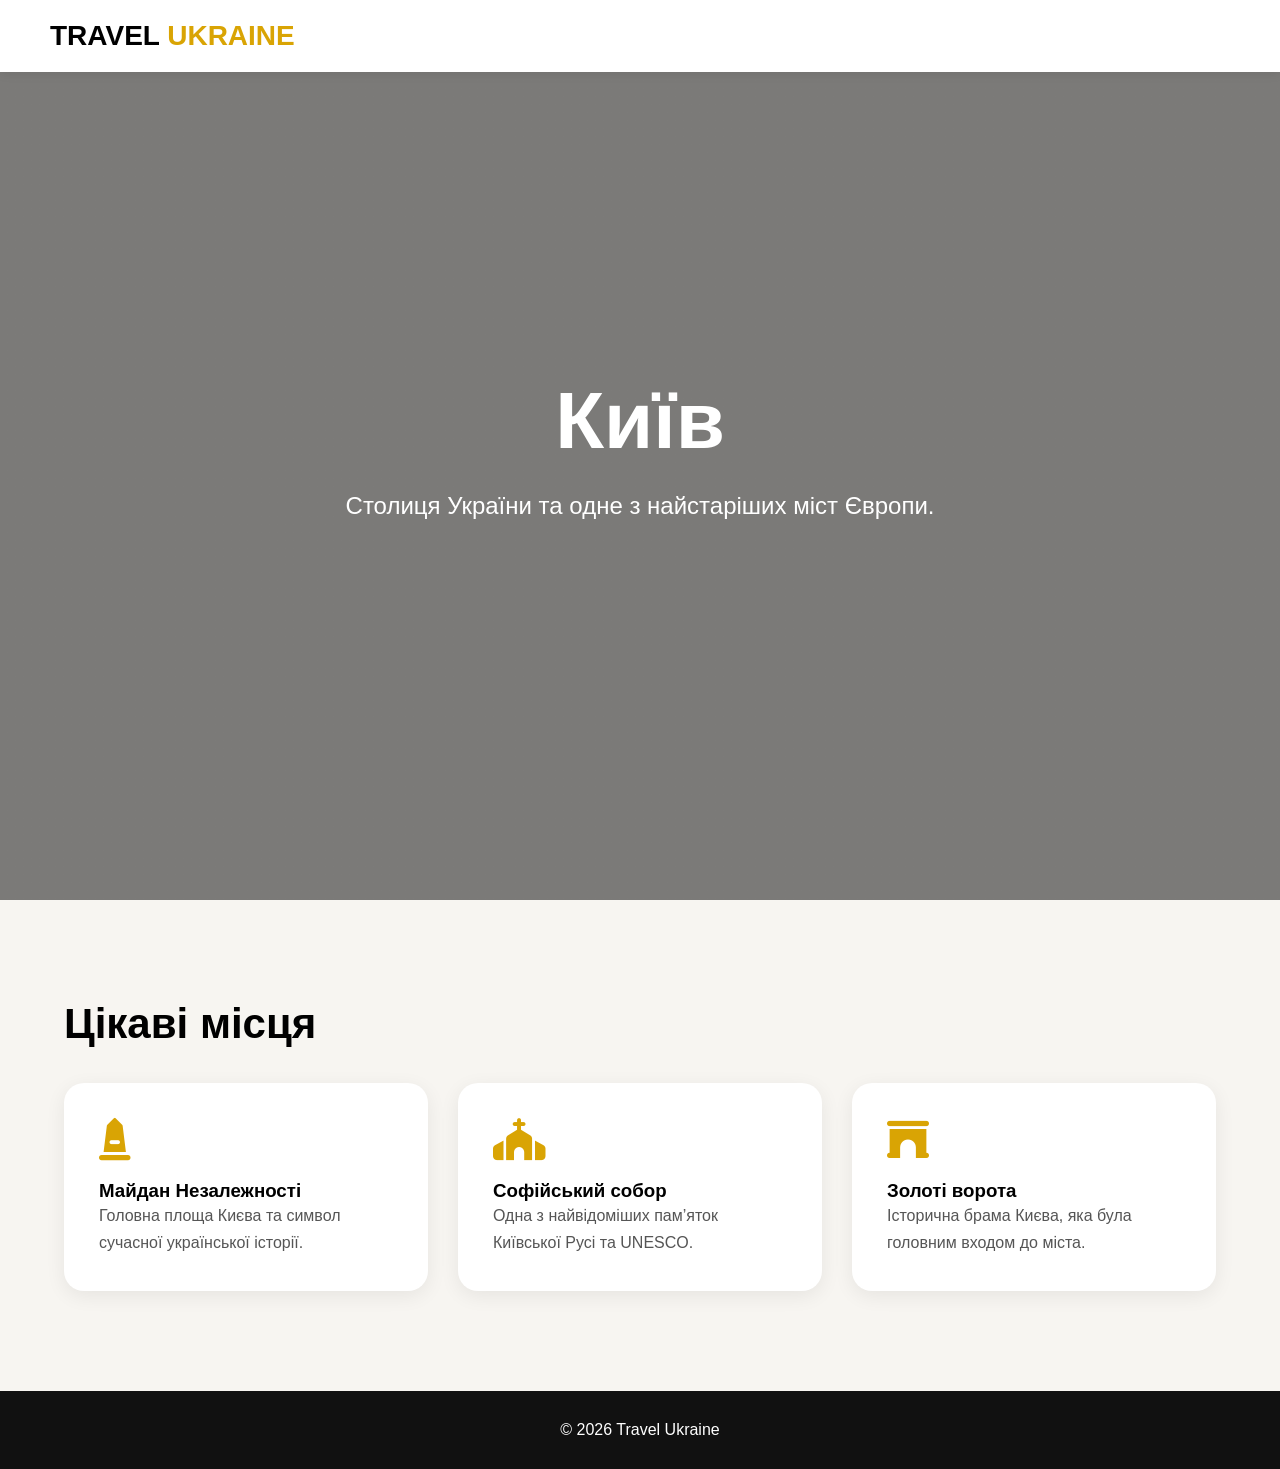
<file: kyiv.html>
<!DOCTYPE html>
<html lang="uk">
<head>
<meta charset="UTF-8">
<meta name="viewport" content="width=device-width, initial-scale=1.0">

<title>Київ | Travel Ukraine</title>

<link rel="stylesheet"
href="https://cdnjs.cloudflare.com/ajax/libs/font-awesome/6.5.1/css/all.min.css">

<style>

*{
margin:0;
padding:0;
box-sizing:border-box;
font-family:Arial,sans-serif;
}

body{
background:#f7f5f1;
}

header{
position:fixed;
top:0;
width:100%;
background:white;
padding:20px 50px;
display:flex;
justify-content:space-between;
align-items:center;
box-shadow:0 2px 10px rgba(0,0,0,0.08);
}

.logo{
font-size:28px;
font-weight:bold;
}

.logo span{
color:#d9a404;
}

.hero{
height:100vh;

background:
linear-gradient(rgba(0,0,0,0.5),
rgba(0,0,0,0.5)),

url('https://images.unsplash.com/photo-1521295121783-8a321d551ad2?q=80&w=1600');

background-size:cover;
background-position:center;

display:flex;
justify-content:center;
align-items:center;
text-align:center;
padding:20px;
}

.hero-content{
color:white;
max-width:900px;
}

.hero-content h1{
font-size:80px;
margin-bottom:20px;
}

.hero-content p{
font-size:24px;
line-height:1.6;
}

.section{
width:90%;
margin:100px auto;
}

.section-title{
font-size:42px;
margin-bottom:35px;
}

.cards{
display:grid;
grid-template-columns:repeat(auto-fit,minmax(280px,1fr));
gap:30px;
}

.card{
background:white;
padding:35px;
border-radius:20px;
box-shadow:0 5px 20px rgba(0,0,0,0.07);
}

.card i{
font-size:42px;
color:#d9a404;
margin-bottom:20px;
}

.card p{
line-height:1.7;
color:#555;
}

footer{
background:#111;
color:white;
text-align:center;
padding:30px;
}

</style>
</head>

<body>

<header>

<div class="logo">
TRAVEL <span>UKRAINE</span>
</div>

</header>

<section class="hero">

<div class="hero-content">

<h1>Київ</h1>

<p>
Столиця України та одне з найстаріших
міст Європи.
</p>

</div>

</section>

<section class="section">

<h2 class="section-title">
Цікаві місця
</h2>

<div class="cards">

<div class="card">

<i class="fa-solid fa-monument"></i>

<h3>Майдан Незалежності</h3>

<p>
Головна площа Києва та символ
сучасної української історії.
</p>

</div>

<div class="card">

<i class="fa-solid fa-church"></i>

<h3>Софійський собор</h3>

<p>
Одна з найвідоміших пам’яток
Київської Русі та UNESCO.
</p>

</div>

<div class="card">

<i class="fa-solid fa-archway"></i>

<h3>Золоті ворота</h3>

<p>
Історична брама Києва,
яка була головним входом до міста.
</p>

</div>

</div>

</section>

<footer>
© 2026 Travel Ukraine
</footer>

</body>
</html>
</file>
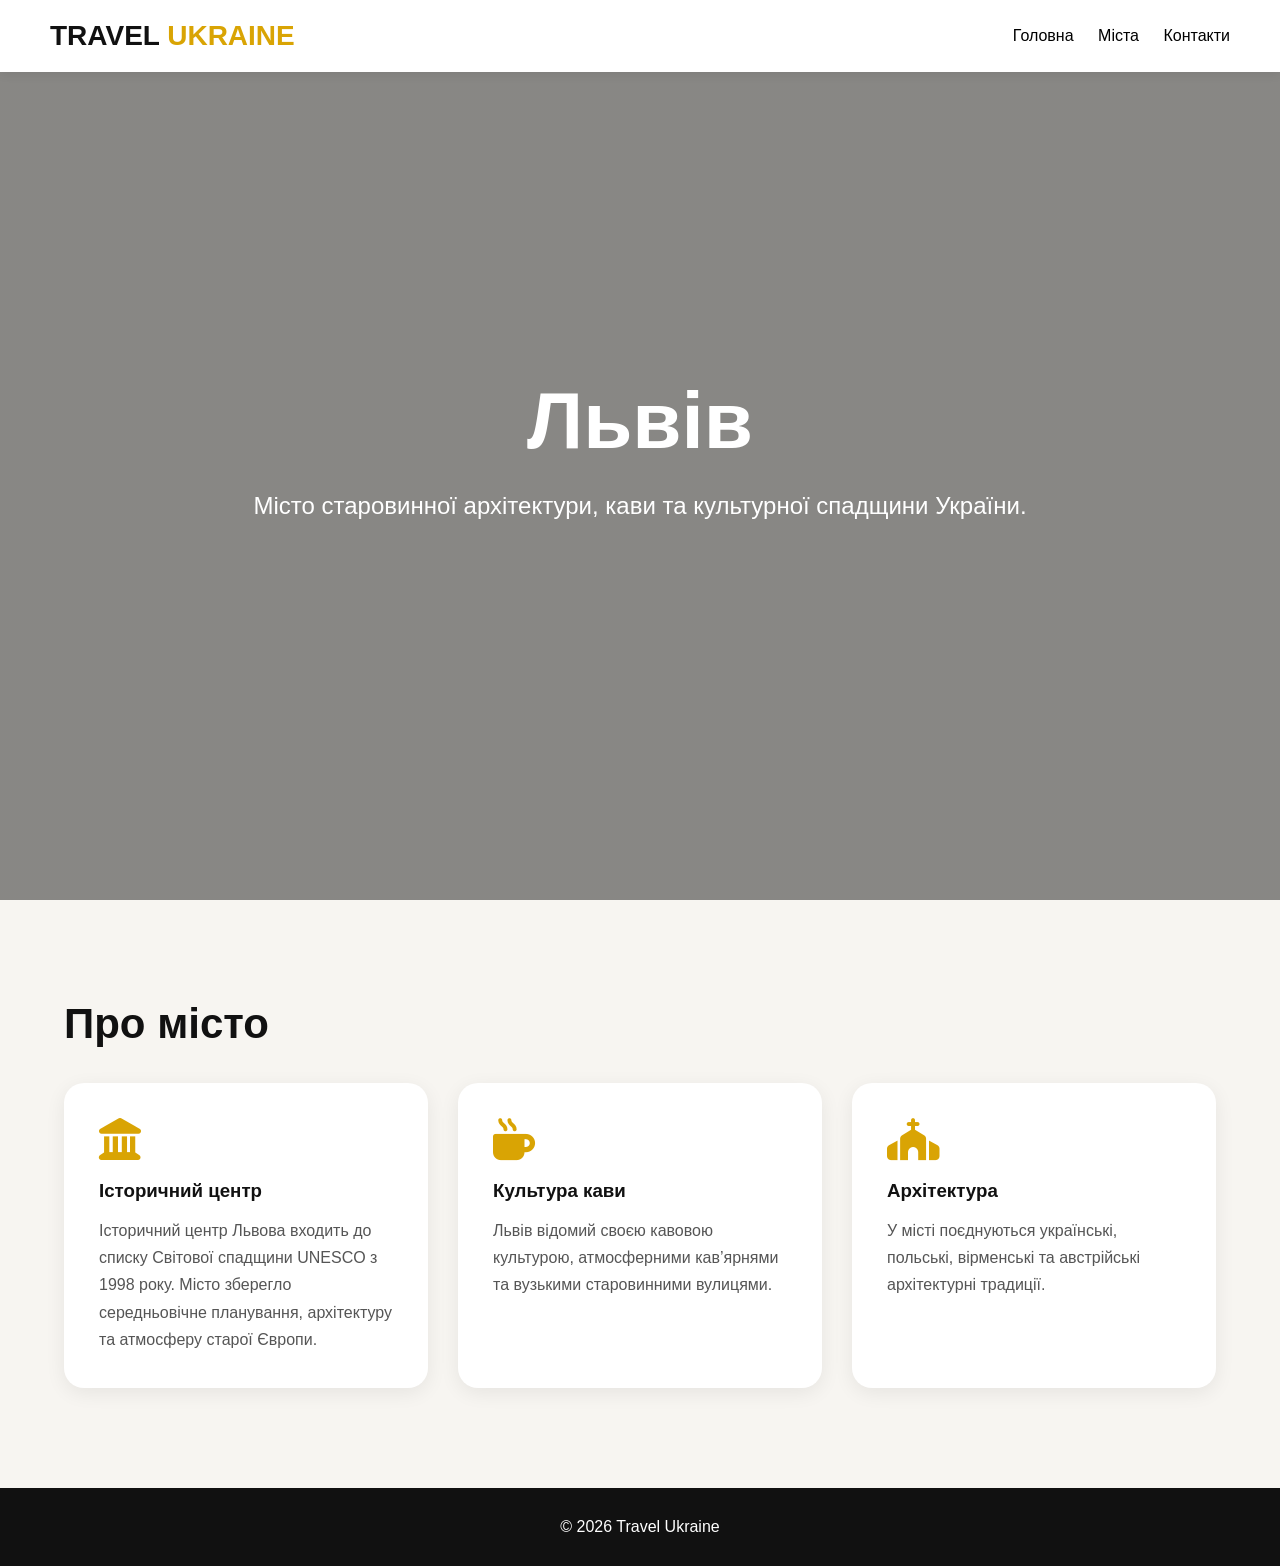
<file: lviv.html>
<!DOCTYPE html>
<html lang="uk">
<head>
<meta charset="UTF-8">
<meta name="viewport" content="width=device-width, initial-scale=1.0">

<title>Львів | Travel Ukraine</title>

<link rel="stylesheet"
href="https://cdnjs.cloudflare.com/ajax/libs/font-awesome/6.5.1/css/all.min.css">

<style>

*{
margin:0;
padding:0;
box-sizing:border-box;
font-family:Arial,sans-serif;
}

body{
background:#f7f5f1;
color:#111;
}

header{
position:fixed;
top:0;
width:100%;
background:white;
padding:20px 50px;
display:flex;
justify-content:space-between;
align-items:center;
z-index:1000;
box-shadow:0 2px 10px rgba(0,0,0,0.08);
}

.logo{
font-size:28px;
font-weight:bold;
}

.logo span{
color:#d9a404;
}

nav a{
text-decoration:none;
color:black;
margin-left:20px;
}

.hero{
height:100vh;

background:
linear-gradient(rgba(0,0,0,0.45),
rgba(0,0,0,0.45)),

url('https://images.unsplash.com/photo-1518002054494-3a6f94352e9d?q=80&w=1600');

background-size:cover;
background-position:center;

display:flex;
justify-content:center;
align-items:center;
text-align:center;
padding:20px;
}

.hero-content{
color:white;
max-width:900px;
}

.hero-content h1{
font-size:80px;
margin-bottom:20px;
}

.hero-content p{
font-size:24px;
line-height:1.6;
}

.section{
width:90%;
margin:100px auto;
}

.section-title{
font-size:42px;
margin-bottom:35px;
}

.info-grid{
display:grid;
grid-template-columns:repeat(auto-fit,minmax(280px,1fr));
gap:30px;
}

.card{
background:white;
padding:35px;
border-radius:20px;
box-shadow:0 5px 20px rgba(0,0,0,0.07);
}

.card i{
font-size:42px;
color:#d9a404;
margin-bottom:20px;
}

.card h3{
margin-bottom:15px;
}

.card p{
line-height:1.7;
color:#555;
}

footer{
background:#111;
color:white;
text-align:center;
padding:30px;
margin-top:80px;
}

</style>
</head>

<body>

<header>

<div class="logo">
TRAVEL <span>UKRAINE</span>
</div>

<nav>
<a href="index.html">Головна</a>
<a href="#">Міста</a>
<a href="#">Контакти</a>
</nav>

</header>

<section class="hero">

<div class="hero-content">

<h1>Львів</h1>

<p>
Місто старовинної архітектури,
кави та культурної спадщини України.
</p>

</div>

</section>

<section class="section">

<h2 class="section-title">
Про місто
</h2>

<div class="info-grid">

<div class="card">

<i class="fa-solid fa-landmark"></i>

<h3>Історичний центр</h3>

<p>
Історичний центр Львова входить до списку
Світової спадщини UNESCO з 1998 року.
Місто зберегло середньовічне планування,
архітектуру та атмосферу старої Європи.
</p>

</div>

<div class="card">

<i class="fa-solid fa-mug-hot"></i>

<h3>Культура кави</h3>

<p>
Львів відомий своєю кавовою культурою,
атмосферними кав’ярнями та вузькими
старовинними вулицями.
</p>

</div>

<div class="card">

<i class="fa-solid fa-church"></i>

<h3>Архітектура</h3>

<p>
У місті поєднуються українські,
польські, вірменські та австрійські
архітектурні традиції.
</p>

</div>

</div>

</section>

<footer>
© 2026 Travel Ukraine
</footer>

</body>
</html>
</file>
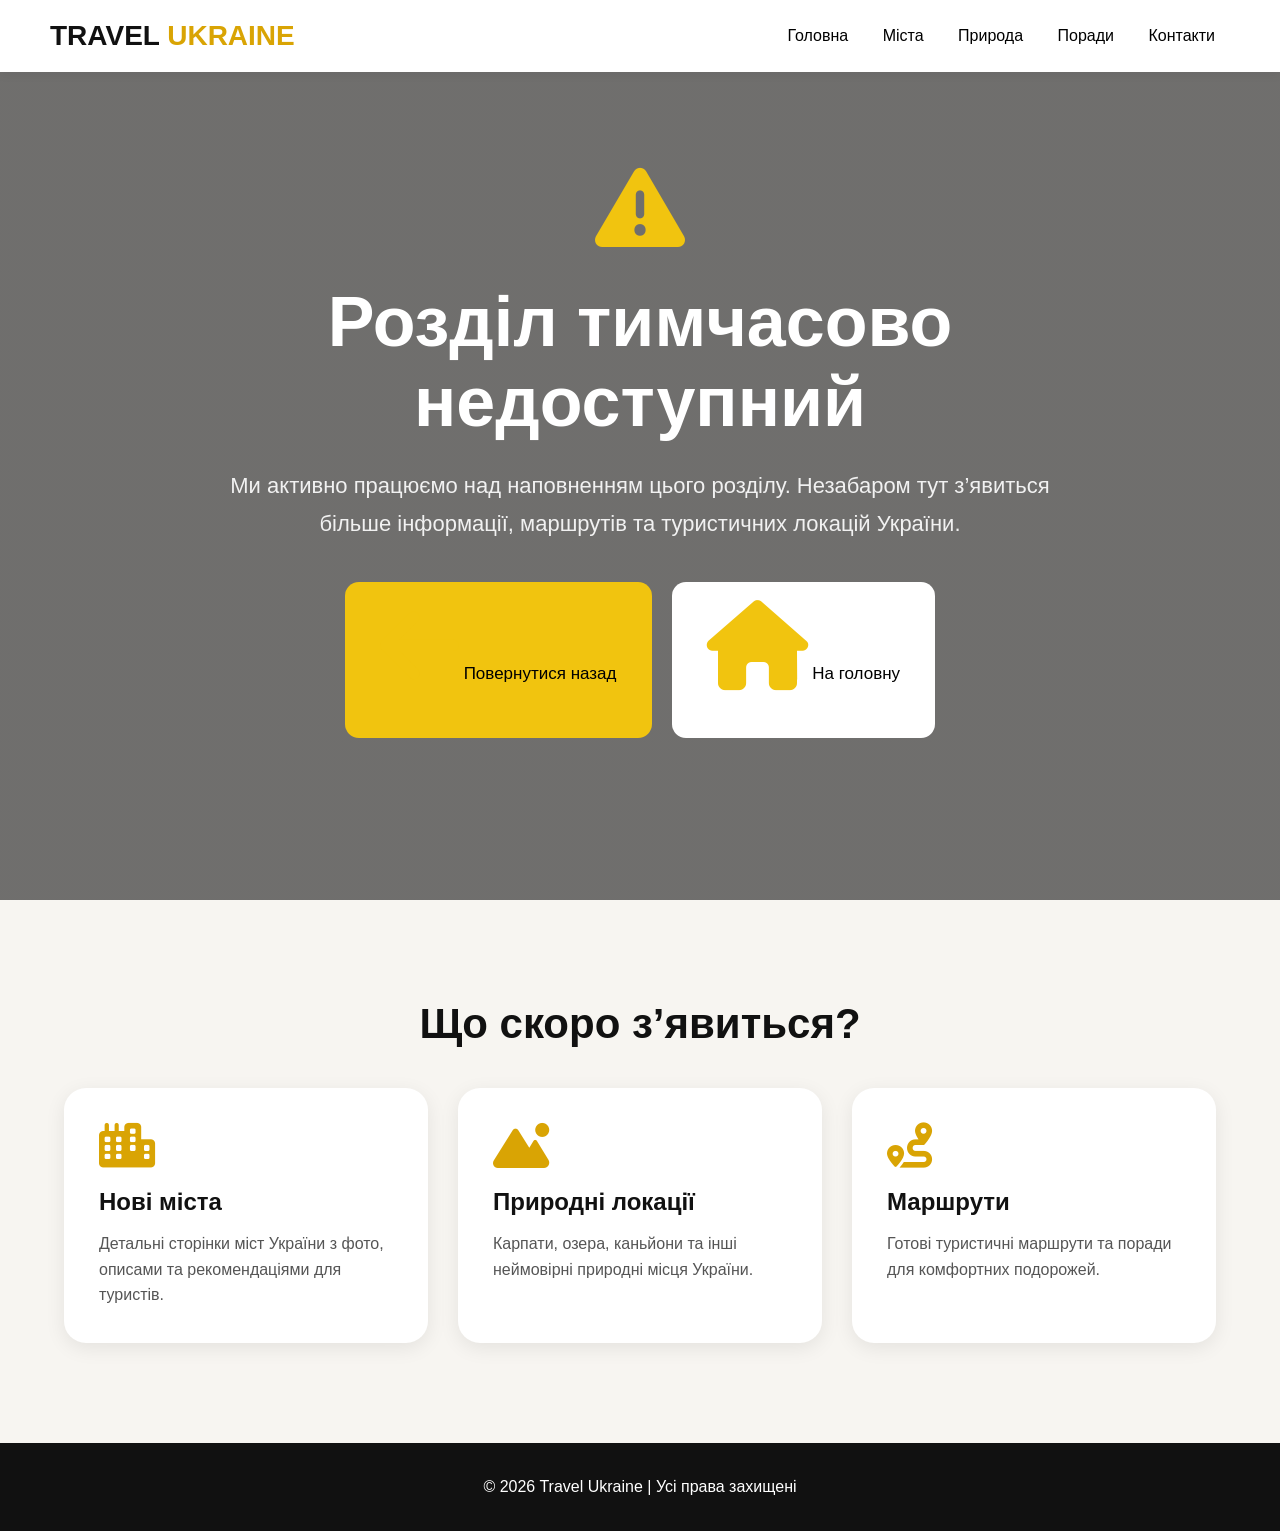
<file: notavailable.html>
<!DOCTYPE html>
<html lang="uk">
<head>
<meta charset="UTF-8">
<meta name="viewport" content="width=device-width, initial-scale=1.0">

<title>Travel Ukraine | Розділ недоступний</title>

<link rel="stylesheet"
href="https://cdnjs.cloudflare.com/ajax/libs/font-awesome/6.5.1/css/all.min.css">

<style>

*{
    margin:0;
    padding:0;
    box-sizing:border-box;
    font-family:Arial, sans-serif;
}

body{
    background:#f7f5f1;
    color:#111;
}

/* HEADER */

header{
    width:100%;
    background:white;
    padding:20px 50px;
    display:flex;
    justify-content:space-between;
    align-items:center;
    position:fixed;
    top:0;
    z-index:1000;
    box-shadow:0 3px 10px rgba(0,0,0,0.05);
}

.logo{
    font-size:28px;
    font-weight:bold;
}

.logo span{
    color:#d9a404;
}

nav a{
    text-decoration:none;
    color:black;
    margin:0 15px;
    transition:0.3s;
}

nav a:hover{
    color:#d9a404;
}

/* HERO */

.hero{
    height:100vh;

    background:
    linear-gradient(rgba(0,0,0,0.55),
    rgba(0,0,0,0.55)),

    url('https://images.unsplash.com/photo-1506744038136-46273834b3fb?q=80&w=1600');

    background-size:cover;
    background-position:center;

    display:flex;
    justify-content:center;
    align-items:center;

    text-align:center;

    padding:20px;
}

.hero-content{
    color:white;
    max-width:850px;
}

.hero-content i{
    font-size:90px;
    color:#f1c40f;
    margin-bottom:30px;
}

.hero-content h1{
    font-size:70px;
    margin-bottom:25px;
}

.hero-content p{
    font-size:22px;
    line-height:1.7;
    color:#f1f1f1;
}

/* BUTTONS */

.buttons{
    margin-top:40px;

    display:flex;
    justify-content:center;
    gap:20px;

    flex-wrap:wrap;
}

.main-btn{
    padding:18px 35px;
    border:none;
    border-radius:14px;
    font-size:17px;
    cursor:pointer;
    transition:0.3s;
}

.back-btn{
    background:#f1c40f;
    color:black;
}

.back-btn:hover{
    background:#ddb20d;
    transform:translateY(-3px);
}

.home-btn{
    background:white;
    color:black;
}

.home-btn:hover{
    transform:translateY(-3px);
}

/* INFO */

.info-section{
    width:90%;
    margin:100px auto;
}

.section-title{
    font-size:42px;
    margin-bottom:40px;
    text-align:center;
}

.cards{
    display:grid;
    grid-template-columns:repeat(auto-fit,minmax(260px,1fr));
    gap:30px;
}

.card{
    background:white;
    padding:35px;
    border-radius:22px;
    box-shadow:0 5px 20px rgba(0,0,0,0.08);

    transition:0.3s;
}

.card:hover{
    transform:translateY(-7px);
}

.card i{
    font-size:45px;
    color:#d9a404;
    margin-bottom:20px;
}

.card h3{
    margin-bottom:15px;
    font-size:24px;
}

.card p{
    color:#555;
    line-height:1.6;
}

/* FOOTER */

footer{
    background:#111;
    color:white;
    text-align:center;
    padding:35px;
    margin-top:80px;
}

/* RESPONSIVE */

@media(max-width:900px){

    header{
        flex-direction:column;
        gap:15px;
    }

    nav{
        text-align:center;
    }

    .hero-content h1{
        font-size:48px;
    }

    .hero-content p{
        font-size:18px;
    }
}

@media(max-width:600px){

    .hero-content h1{
        font-size:38px;
    }

    .hero-content i{
        font-size:70px;
    }

    .section-title{
        font-size:30px;
    }
}

</style>
</head>

<body>

<!-- HEADER -->

<header>

<div class="logo">
    TRAVEL <span>UKRAINE</span>
</div>

<nav>
    <a href="index.html">Головна</a>
    <a href="#">Міста</a>
    <a href="#">Природа</a>
    <a href="#">Поради</a>
    <a href="#">Контакти</a>
</nav>

</header>

<!-- HERO -->

<section class="hero">

<div class="hero-content">

<i class="fa-solid fa-triangle-exclamation"></i>

<h1>
Розділ тимчасово недоступний
</h1>

<p>
Ми активно працюємо над наповненням цього розділу.
Незабаром тут з’явиться більше інформації,
маршрутів та туристичних локацій України.
</p>

<div class="buttons">

<a href="index.html">

<button class="main-btn back-btn">
<i class="fa-solid fa-arrow-left"></i>
Повернутися назад
</button>

</a>

<a href="index.html">

<button class="main-btn home-btn">
<i class="fa-solid fa-house"></i>
На головну
</button>

</a>

</div>

</div>

</section>

<!-- INFO -->

<section class="info-section">

<h2 class="section-title">
Що скоро з’явиться?
</h2>

<div class="cards">

<div class="card">

<i class="fa-solid fa-city"></i>

<h3>Нові міста</h3>

<p>
Детальні сторінки міст України з фото,
описами та рекомендаціями для туристів.
</p>

</div>

<div class="card">

<i class="fa-solid fa-mountain-sun"></i>

<h3>Природні локації</h3>

<p>
Карпати, озера, каньйони та інші
неймовірні природні місця України.
</p>

</div>

<div class="card">

<i class="fa-solid fa-route"></i>

<h3>Маршрути</h3>

<p>
Готові туристичні маршрути та поради
для комфортних подорожей.
</p>

</div>

</div>

</section>

<!-- FOOTER -->

<footer>

<p>
© 2026 Travel Ukraine | Усі права захищені
</p>

</footer>

</body>
</html>
</file>
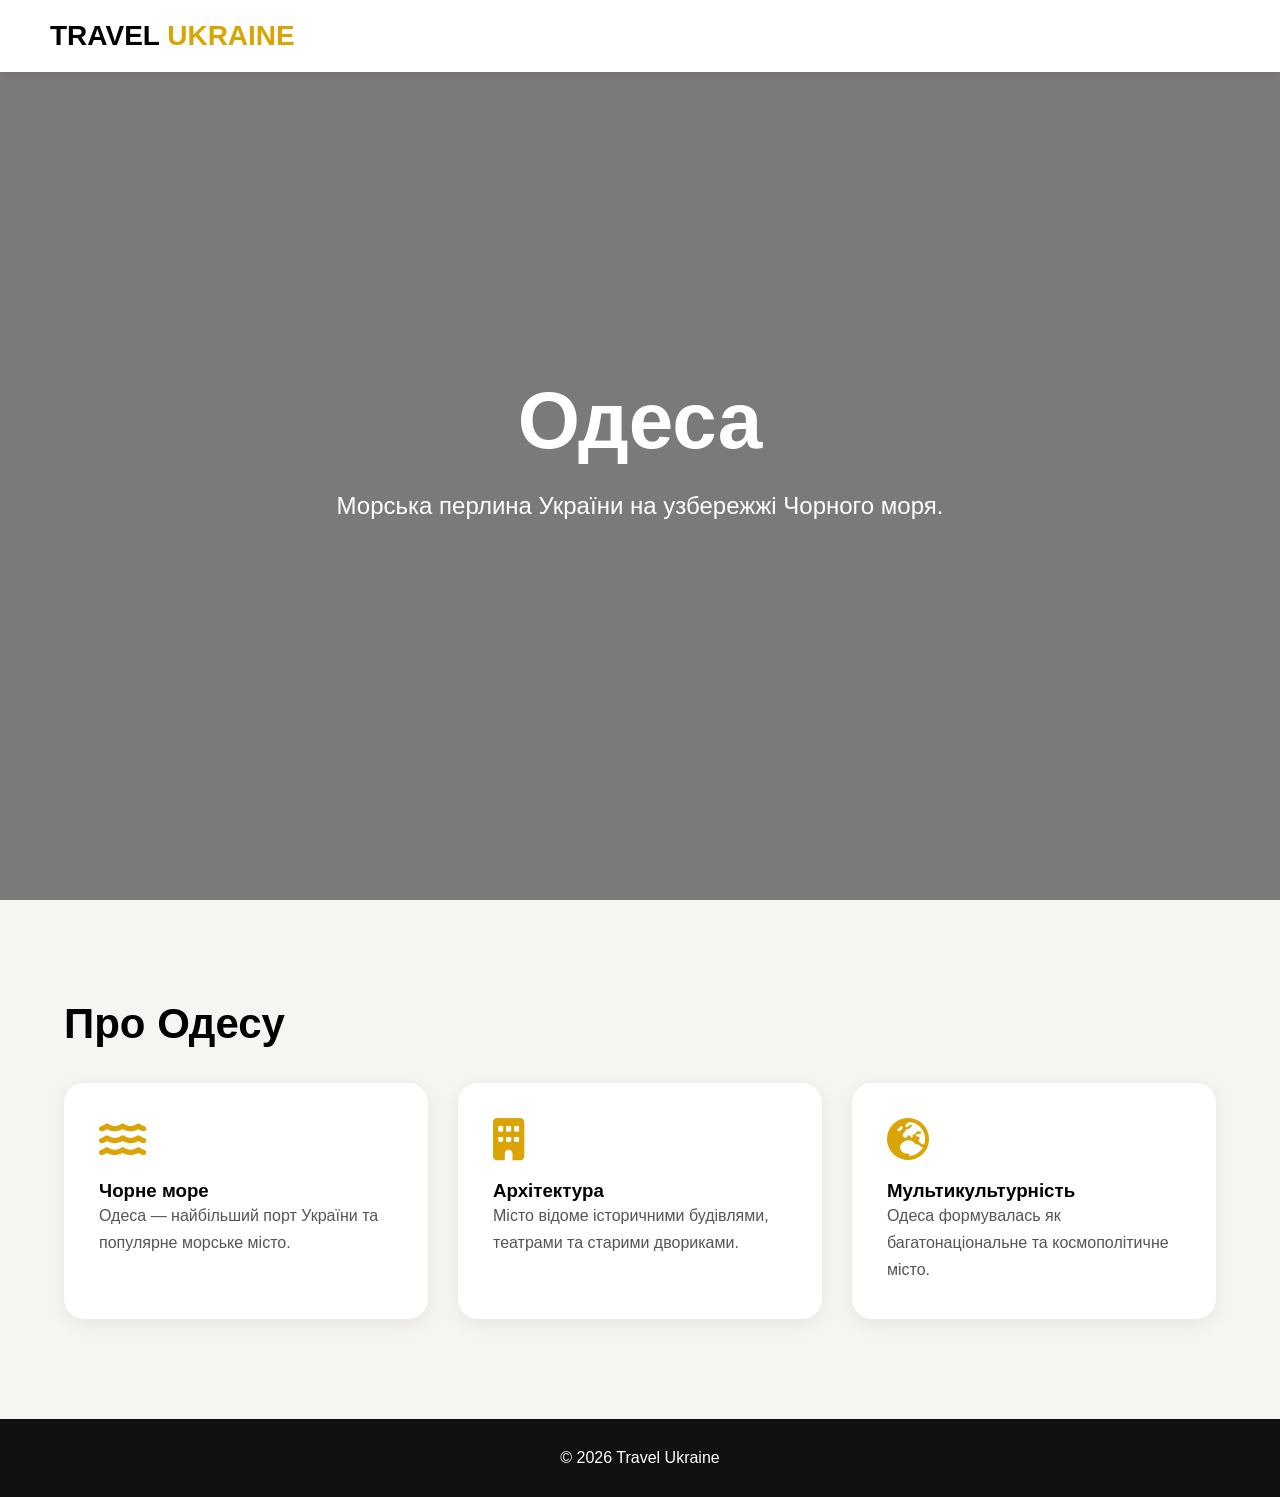
<file: odesa.html>
<!DOCTYPE html>
<html lang="uk">
<head>
<meta charset="UTF-8">
<meta name="viewport" content="width=device-width, initial-scale=1.0">

<title>Одеса | Travel Ukraine</title>

<link rel="stylesheet"
href="https://cdnjs.cloudflare.com/ajax/libs/font-awesome/6.5.1/css/all.min.css">

<style>

*{
margin:0;
padding:0;
box-sizing:border-box;
font-family:Arial,sans-serif;
}

body{
background:#f7f5f1;
}

header{
position:fixed;
top:0;
width:100%;
background:white;
padding:20px 50px;
display:flex;
justify-content:space-between;
align-items:center;
box-shadow:0 2px 10px rgba(0,0,0,0.08);
}

.logo{
font-size:28px;
font-weight:bold;
}

.logo span{
color:#d9a404;
}

.hero{
height:100vh;

background:
linear-gradient(rgba(0,0,0,0.5),
rgba(0,0,0,0.5)),

url('https://images.unsplash.com/photo-1500530855697-b586d89ba3ee?q=80&w=1600');

background-size:cover;
background-position:center;

display:flex;
justify-content:center;
align-items:center;
text-align:center;
padding:20px;
}

.hero-content{
color:white;
max-width:900px;
}

.hero-content h1{
font-size:80px;
margin-bottom:20px;
}

.hero-content p{
font-size:24px;
line-height:1.6;
}

.section{
width:90%;
margin:100px auto;
}

.cards{
display:grid;
grid-template-columns:repeat(auto-fit,minmax(280px,1fr));
gap:30px;
}

.card{
background:white;
padding:35px;
border-radius:20px;
box-shadow:0 5px 20px rgba(0,0,0,0.07);
}

.card i{
font-size:42px;
color:#d9a404;
margin-bottom:20px;
}

.card p{
line-height:1.7;
color:#555;
}

.section-title{
font-size:42px;
margin-bottom:35px;
}

footer{
background:#111;
color:white;
text-align:center;
padding:30px;
}

</style>
</head>

<body>

<header>

<div class="logo">
TRAVEL <span>UKRAINE</span>
</div>

</header>

<section class="hero">

<div class="hero-content">

<h1>Одеса</h1>

<p>
Морська перлина України
на узбережжі Чорного моря.
</p>

</div>

</section>

<section class="section">

<h2 class="section-title">
Про Одесу
</h2>

<div class="cards">

<div class="card">

<i class="fa-solid fa-water"></i>

<h3>Чорне море</h3>

<p>
Одеса — найбільший порт України
та популярне морське місто.
</p>

</div>

<div class="card">

<i class="fa-solid fa-building"></i>

<h3>Архітектура</h3>

<p>
Місто відоме історичними будівлями,
театрами та старими двориками.
</p>

</div>

<div class="card">

<i class="fa-solid fa-earth-europe"></i>

<h3>Мультикультурність</h3>

<p>
Одеса формувалась як багатонаціональне
та космополітичне місто.
</p>

</div>

</div>

</section>

<footer>
© 2026 Travel Ukraine
</footer>

</body>
</html>
</file>
